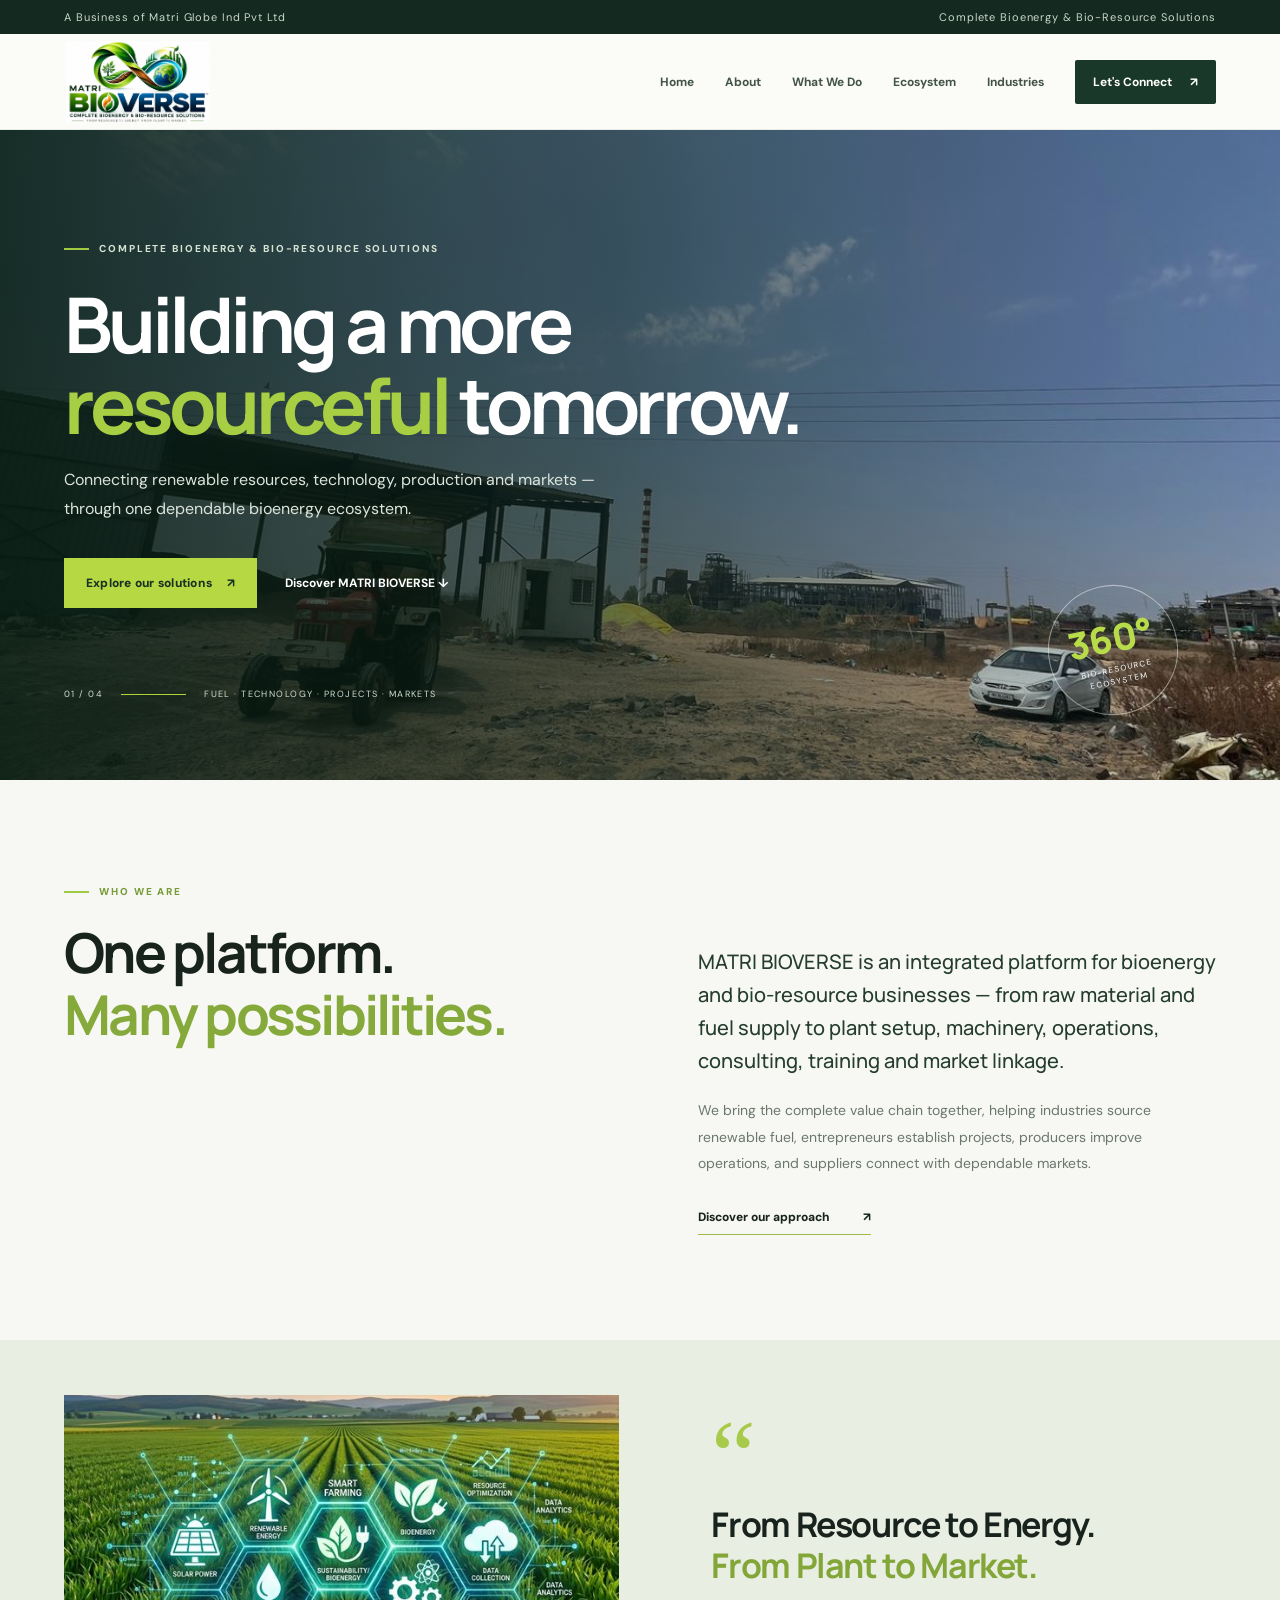
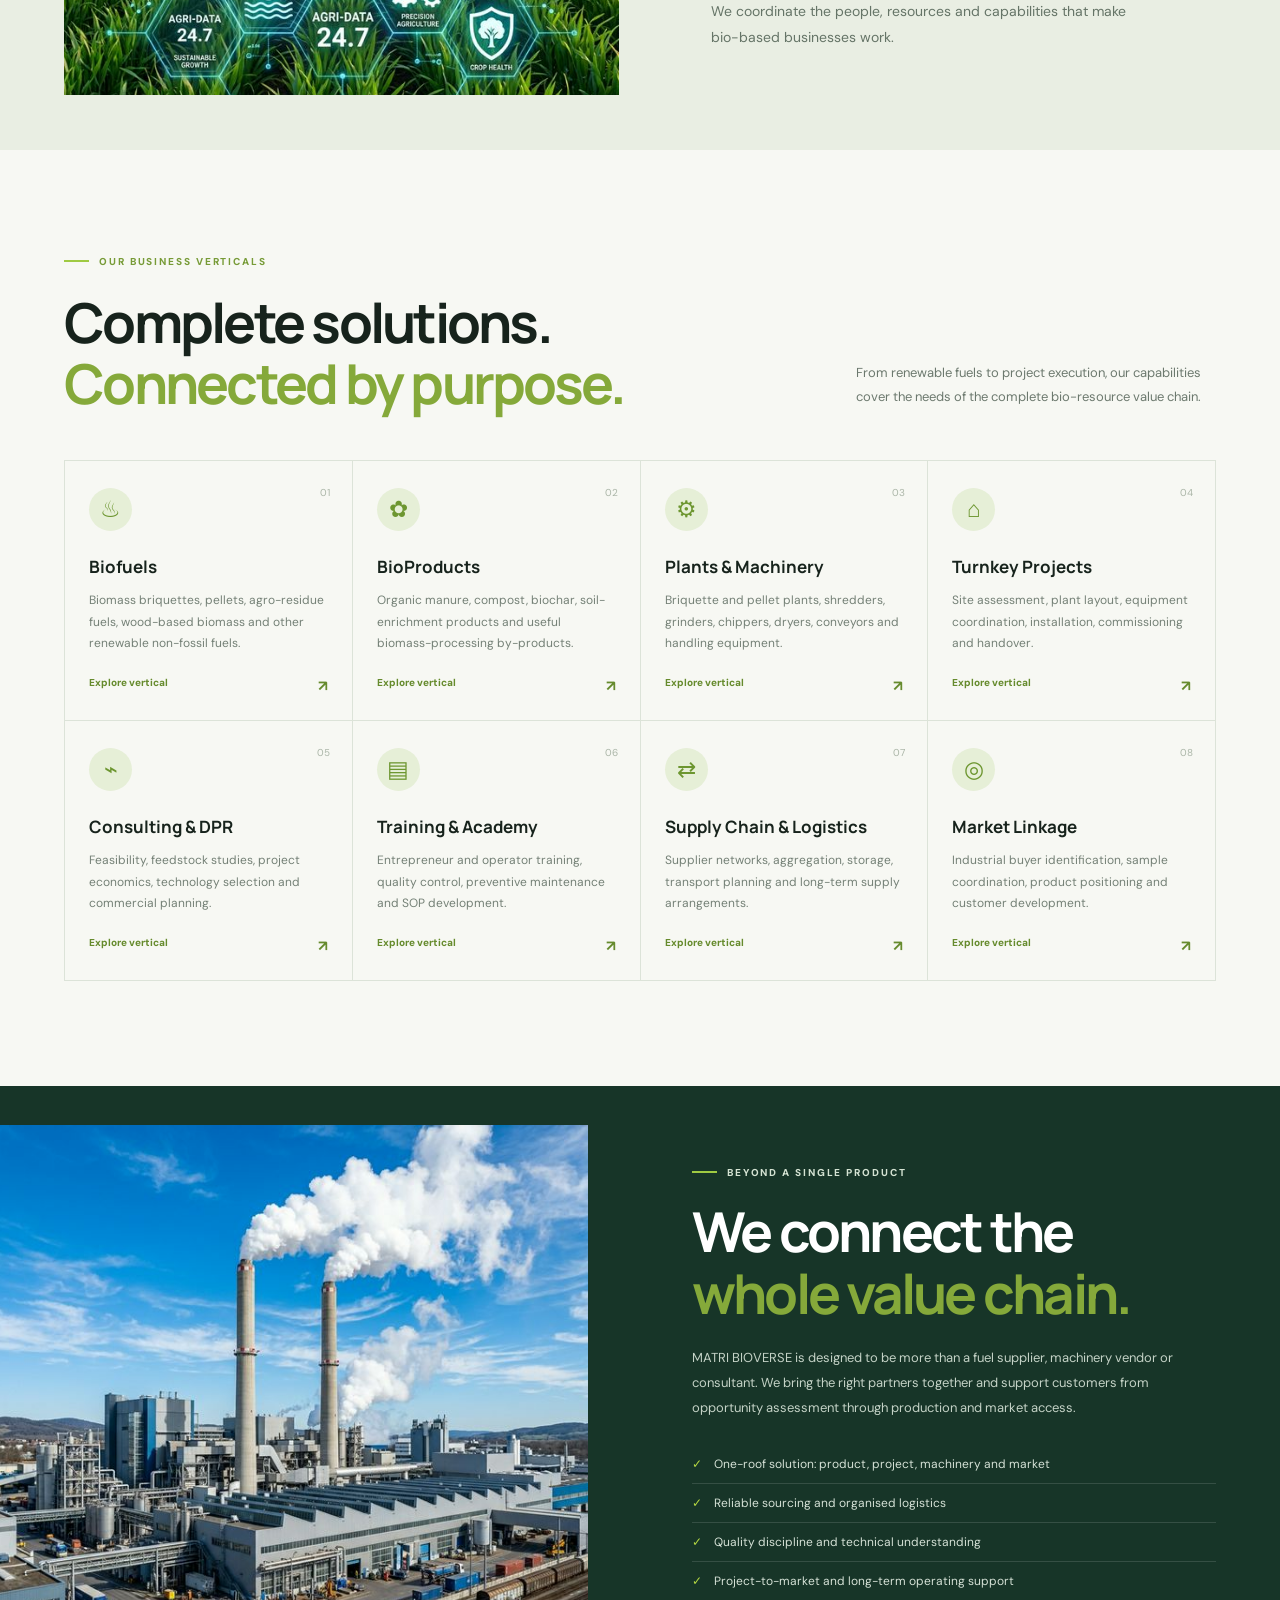
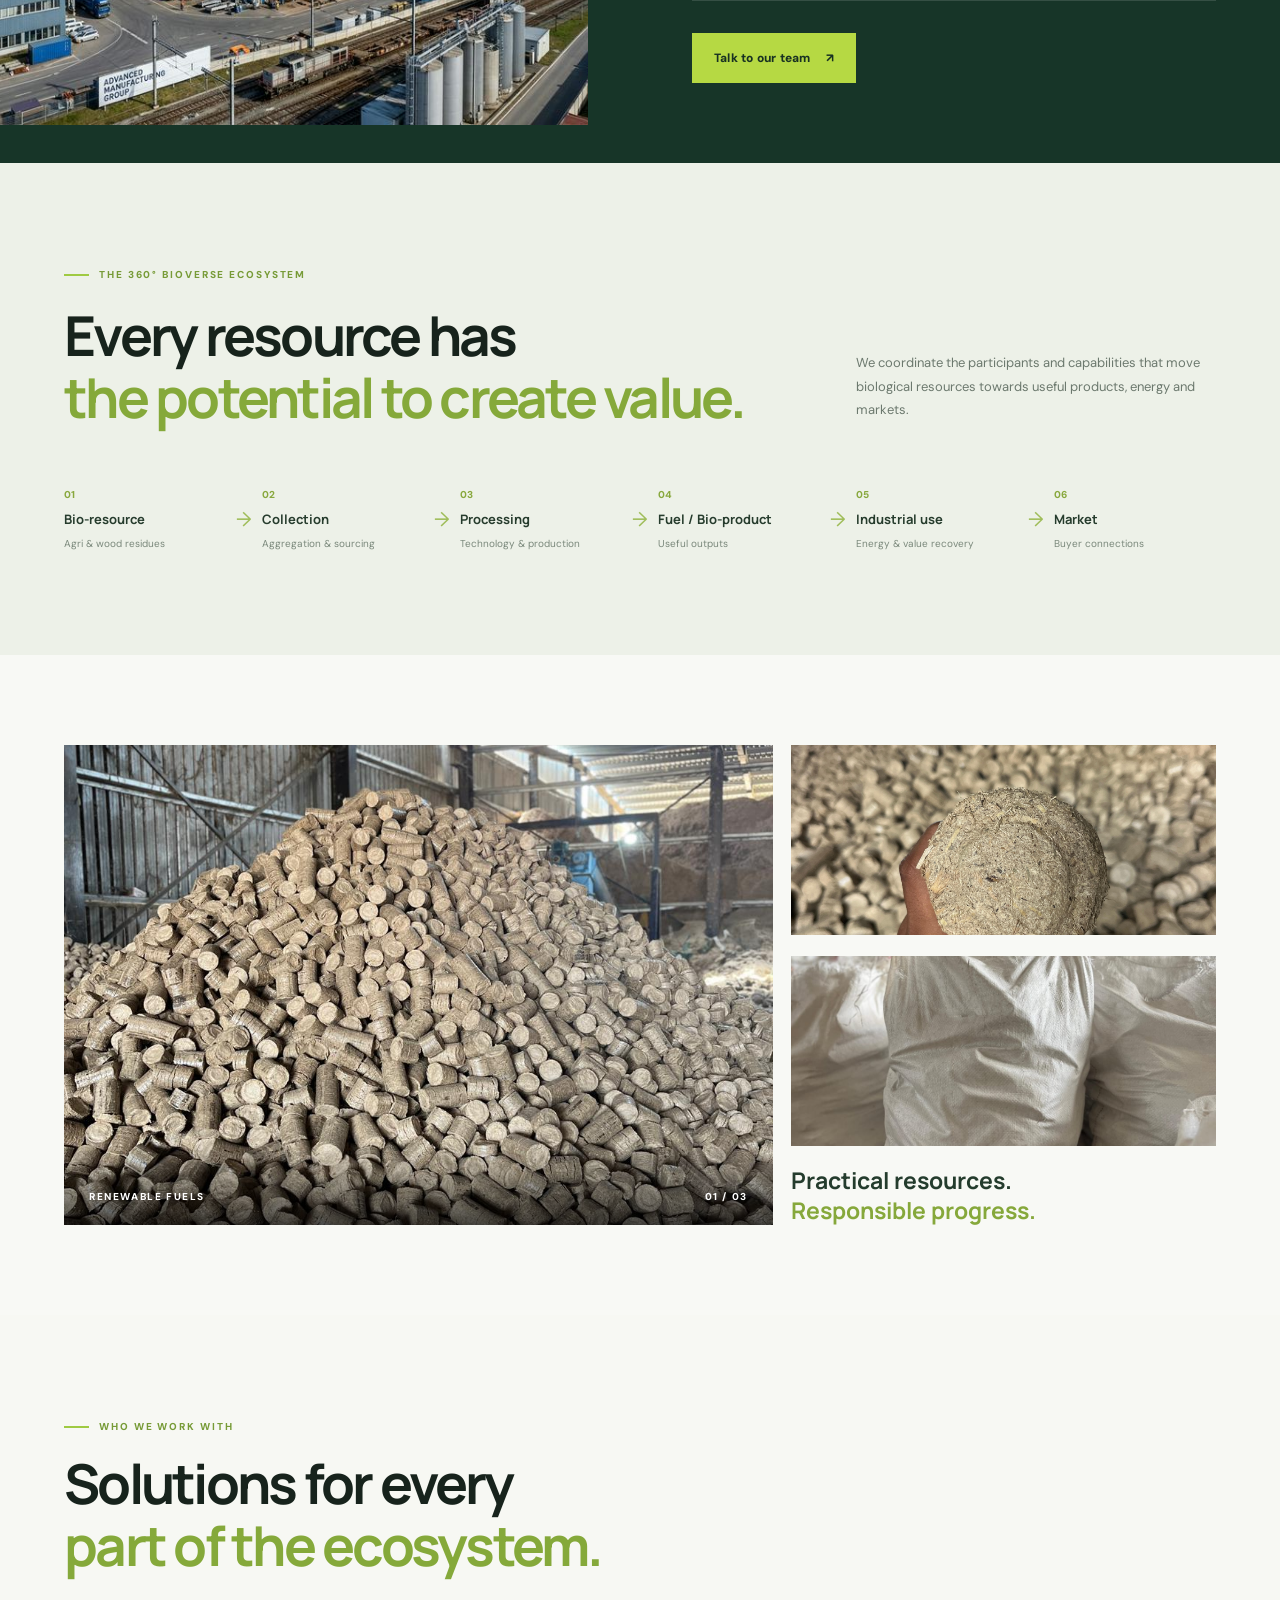
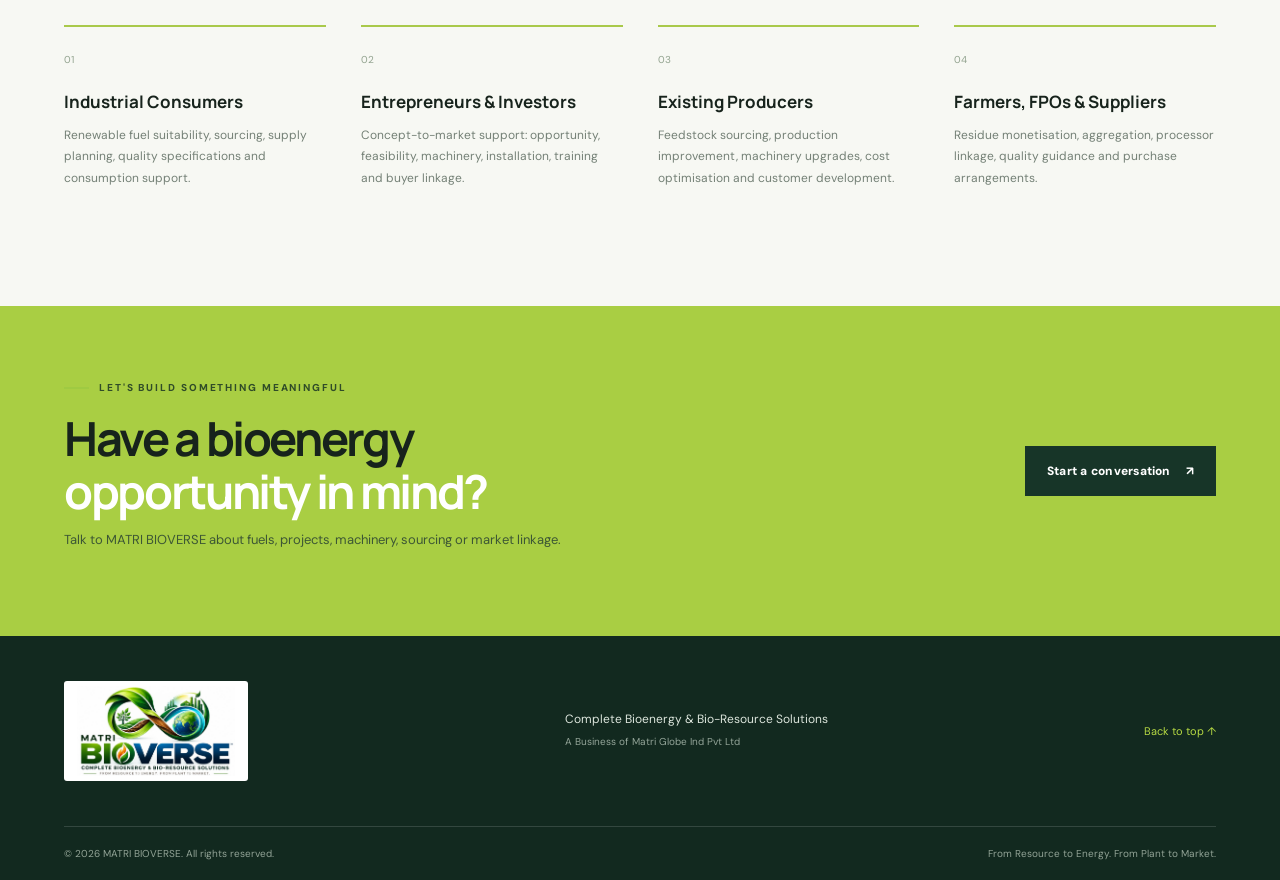
<file: index.html>
<!DOCTYPE html>
<html lang="en">
<head>
<meta charset="UTF-8"><meta name="viewport" content="width=device-width, initial-scale=1.0">
<meta name="description" content="MATRI BIOVERSE — Complete Bioenergy & Bio-Resource Solutions. Renewable fuels, bio-products, machinery, turnkey projects and market linkage.">
<title>MATRI BIOVERSE | Complete Bioenergy & Bio-Resource Solutions</title>
<link rel="preconnect" href="https://fonts.googleapis.com"><link rel="preconnect" href="https://fonts.gstatic.com" crossorigin>
<link href="https://fonts.googleapis.com/css2?family=DM+Sans:wght@400;500;600;700&family=Manrope:wght@400;500;600;700;800&display=swap" rel="stylesheet">
<link rel="stylesheet" href="style.css">
</head>
<body>
<div class="topline"><div class="wrap top-inner"><span>A Business of Matri Globe Ind Pvt Ltd</span><span>Complete Bioenergy & Bio-Resource Solutions</span></div></div>
<header class="header" id="top">
  <div class="wrap nav-wrap">
    <a class="brand" href="#top" aria-label="Matri BioVerse home"><img class="brand-logo" src="assets/matri-bioverse-logo.jpg" alt="MATRI BIOVERSE — Complete Bioenergy and Bio-Resource Solutions"></a>
    <button class="menu-toggle" aria-label="Open navigation" aria-expanded="false">☰</button>
    <nav class="nav"><a href="#top">Home</a><a href="#about">About</a><a href="#verticals">What We Do</a><a href="#ecosystem">Ecosystem</a><a href="#industries">Industries</a><a href="contact.html" class="nav-cta">Let's Connect <span>↗</span></a></nav>
  </div>
</header>
<main>
<section class="hero">
  <div class="hero-image"></div><div class="hero-shade"></div><div class="wrap hero-content">
    <div class="eyebrow light"><i></i> COMPLETE BIOENERGY & BIO-RESOURCE SOLUTIONS</div>
    <h1>Building a more<br><em>resourceful</em> tomorrow.</h1>
    <p>Connecting renewable resources, technology, production and markets — through one dependable bioenergy ecosystem.</p>
    <div class="hero-actions"><a class="btn btn-lime" href="#verticals">Explore our solutions <span>↗</span></a><a class="text-link light-link" href="#about">Discover MATRI BIOVERSE <span>↓</span></a></div>
    <div class="hero-foot"><span>01 / 04</span><span class="hero-line"></span><span>FUEL · TECHNOLOGY · PROJECTS · MARKETS</span></div>
  </div>
  <div class="hero-stamp"><span>360°</span><small>BIO-RESOURCE<br>ECOSYSTEM</small></div>
</section>
<section class="intro section" id="about"><div class="wrap intro-grid">
  <div class="intro-left reveal"><div class="eyebrow"><i></i> WHO WE ARE</div><h2>One platform.<br><em>Many possibilities.</em></h2></div>
  <div class="intro-copy reveal"><p class="lead">MATRI BIOVERSE is an integrated platform for bioenergy and bio-resource businesses — from raw material and fuel supply to plant setup, machinery, operations, consulting, training and market linkage.</p><p>We bring the complete value chain together, helping industries source renewable fuel, entrepreneurs establish projects, producers improve operations, and suppliers connect with dependable markets.</p><a class="arrow-link" href="#ecosystem">Discover our approach <span>↗</span></a></div>
</div></section>
<section class="image-band"><div class="wrap image-band-inner"><div class="image-band-photo reveal"><img src="assets/field.png" alt="Green agricultural field representing renewable resources"></div><div class="image-band-text reveal"><span class="big-quote">“</span><h3>From Resource to Energy.<br><em>From Plant to Market.</em></h3><p>We coordinate the people, resources and capabilities that make bio-based businesses work.</p></div></div></section>
<section class="section verticals" id="verticals"><div class="wrap"><div class="section-head reveal"><div><div class="eyebrow"><i></i> OUR BUSINESS VERTICALS</div><h2>Complete solutions.<br><em>Connected by purpose.</em></h2></div><p>From renewable fuels to project execution, our capabilities cover the needs of the complete bio-resource value chain.</p></div>
<div class="vertical-grid">
  <article class="v-card reveal"><span class="v-num">01</span><div class="v-icon">♨</div><h3>Biofuels</h3><p>Biomass briquettes, pellets, agro-residue fuels, wood-based biomass and other renewable non-fossil fuels.</p><a href="contact.html">Explore vertical <b>↗</b></a></article>
  <article class="v-card reveal"><span class="v-num">02</span><div class="v-icon">✿</div><h3>BioProducts</h3><p>Organic manure, compost, biochar, soil-enrichment products and useful biomass-processing by-products.</p><a href="contact.html">Explore vertical <b>↗</b></a></article>
  <article class="v-card reveal"><span class="v-num">03</span><div class="v-icon">⚙</div><h3>Plants & Machinery</h3><p>Briquette and pellet plants, shredders, grinders, chippers, dryers, conveyors and handling equipment.</p><a href="contact.html">Explore vertical <b>↗</b></a></article>
  <article class="v-card reveal"><span class="v-num">04</span><div class="v-icon">⌂</div><h3>Turnkey Projects</h3><p>Site assessment, plant layout, equipment coordination, installation, commissioning and handover.</p><a href="contact.html">Explore vertical <b>↗</b></a></article>
  <article class="v-card reveal"><span class="v-num">05</span><div class="v-icon">⌁</div><h3>Consulting & DPR</h3><p>Feasibility, feedstock studies, project economics, technology selection and commercial planning.</p><a href="contact.html">Explore vertical <b>↗</b></a></article>
  <article class="v-card reveal"><span class="v-num">06</span><div class="v-icon">▤</div><h3>Training & Academy</h3><p>Entrepreneur and operator training, quality control, preventive maintenance and SOP development.</p><a href="contact.html">Explore vertical <b>↗</b></a></article>
  <article class="v-card reveal"><span class="v-num">07</span><div class="v-icon">⇄</div><h3>Supply Chain & Logistics</h3><p>Supplier networks, aggregation, storage, transport planning and long-term supply arrangements.</p><a href="contact.html">Explore vertical <b>↗</b></a></article>
  <article class="v-card reveal"><span class="v-num">08</span><div class="v-icon">◎</div><h3>Market Linkage</h3><p>Industrial buyer identification, sample coordination, product positioning and customer development.</p><a href="contact.html">Explore vertical <b>↗</b></a></article>
</div></div></section>
<section class="feature section"><div class="wrap feature-grid"><div class="feature-photo reveal"><img src="assets/factory.png" alt="Industrial facility"></div><div class="feature-copy reveal"><div class="eyebrow light"><i></i> BEYOND A SINGLE PRODUCT</div><h2>We connect the<br><em>whole value chain.</em></h2><p>MATRI BIOVERSE is designed to be more than a fuel supplier, machinery vendor or consultant. We bring the right partners together and support customers from opportunity assessment through production and market access.</p><ul class="check-list"><li>One-roof solution: product, project, machinery and market</li><li>Reliable sourcing and organised logistics</li><li>Quality discipline and technical understanding</li><li>Project-to-market and long-term operating support</li></ul><a class="btn btn-lime" href="contact.html">Talk to our team <span>↗</span></a></div></div></section>
<section class="section ecosystem" id="ecosystem"><div class="wrap"><div class="section-head reveal"><div><div class="eyebrow"><i></i> THE 360° BIOVERSE ECOSYSTEM</div><h2>Every resource has<br><em>the potential to create value.</em></h2></div><p>We coordinate the participants and capabilities that move biological resources towards useful products, energy and markets.</p></div>
<div class="process reveal"><div class="process-step"><span>01</span><b>Bio-resource</b><small>Agri & wood residues</small></div><i>→</i><div class="process-step"><span>02</span><b>Collection</b><small>Aggregation & sourcing</small></div><i>→</i><div class="process-step"><span>03</span><b>Processing</b><small>Technology & production</small></div><i>→</i><div class="process-step"><span>04</span><b>Fuel / Bio-product</b><small>Useful outputs</small></div><i>→</i><div class="process-step"><span>05</span><b>Industrial use</b><small>Energy & value recovery</small></div><i>→</i><div class="process-step"><span>06</span><b>Market</b><small>Buyer connections</small></div></div>
</div></section>
<section class="photo-showcase"><div class="wrap showcase-grid"><div class="showcase-main reveal"><img src="assets/briquettes.jpg" alt="Biomass briquettes in a production facility"><div class="photo-caption">RENEWABLE FUELS <span>01 / 03</span></div></div><div class="showcase-side"><div class="showcase-small reveal"><img src="assets/briquette-detail.jpg" alt="Biomass briquette product detail"></div><div class="showcase-small reveal"><img src="assets/packed-products.jpg" alt="Packed biomass products"></div><p class="showcase-note">Practical resources.<br><em>Responsible progress.</em></p></div></div></section>
<section class="section industries" id="industries"><div class="wrap"><div class="eyebrow"><i></i> WHO WE WORK WITH</div><h2>Solutions for every<br><em>part of the ecosystem.</em></h2><div class="industry-grid">
<div class="industry reveal"><span>01</span><h3>Industrial Consumers</h3><p>Renewable fuel suitability, sourcing, supply planning, quality specifications and consumption support.</p></div>
<div class="industry reveal"><span>02</span><h3>Entrepreneurs & Investors</h3><p>Concept-to-market support: opportunity, feasibility, machinery, installation, training and buyer linkage.</p></div>
<div class="industry reveal"><span>03</span><h3>Existing Producers</h3><p>Feedstock sourcing, production improvement, machinery upgrades, cost optimisation and customer development.</p></div>
<div class="industry reveal"><span>04</span><h3>Farmers, FPOs & Suppliers</h3><p>Residue monetisation, aggregation, processor linkage, quality guidance and purchase arrangements.</p></div>
</div></div></section>
<section class="cta-section" id="contact"><div class="wrap cta-inner reveal"><div><div class="eyebrow light"><i></i> LET'S BUILD SOMETHING MEANINGFUL</div><h2>Have a bioenergy<br><em>opportunity in mind?</em></h2><p>Talk to MATRI BIOVERSE about fuels, projects, machinery, sourcing or market linkage.</p></div><a class="btn btn-dark" href="#about">Start a conversation <span>↗</span></a></div></section>
</main>
<footer class="footer"><div class="wrap footer-top"><a class="brand brand-footer" href="#top"><img class="brand-logo" src="assets/matri-bioverse-logo.jpg" alt="MATRI BIOVERSE logo"></a><p>Complete Bioenergy & Bio-Resource Solutions<br><small>A Business of Matri Globe Ind Pvt Ltd</small></p><a class="back-top" href="#top">Back to top ↑</a></div><div class="wrap footer-bottom"><span>© <span id="year"></span> MATRI BIOVERSE. All rights reserved.</span><span>From Resource to Energy. From Plant to Market.</span></div></footer>
<script src="script.js"></script>
</body></html>
</file>
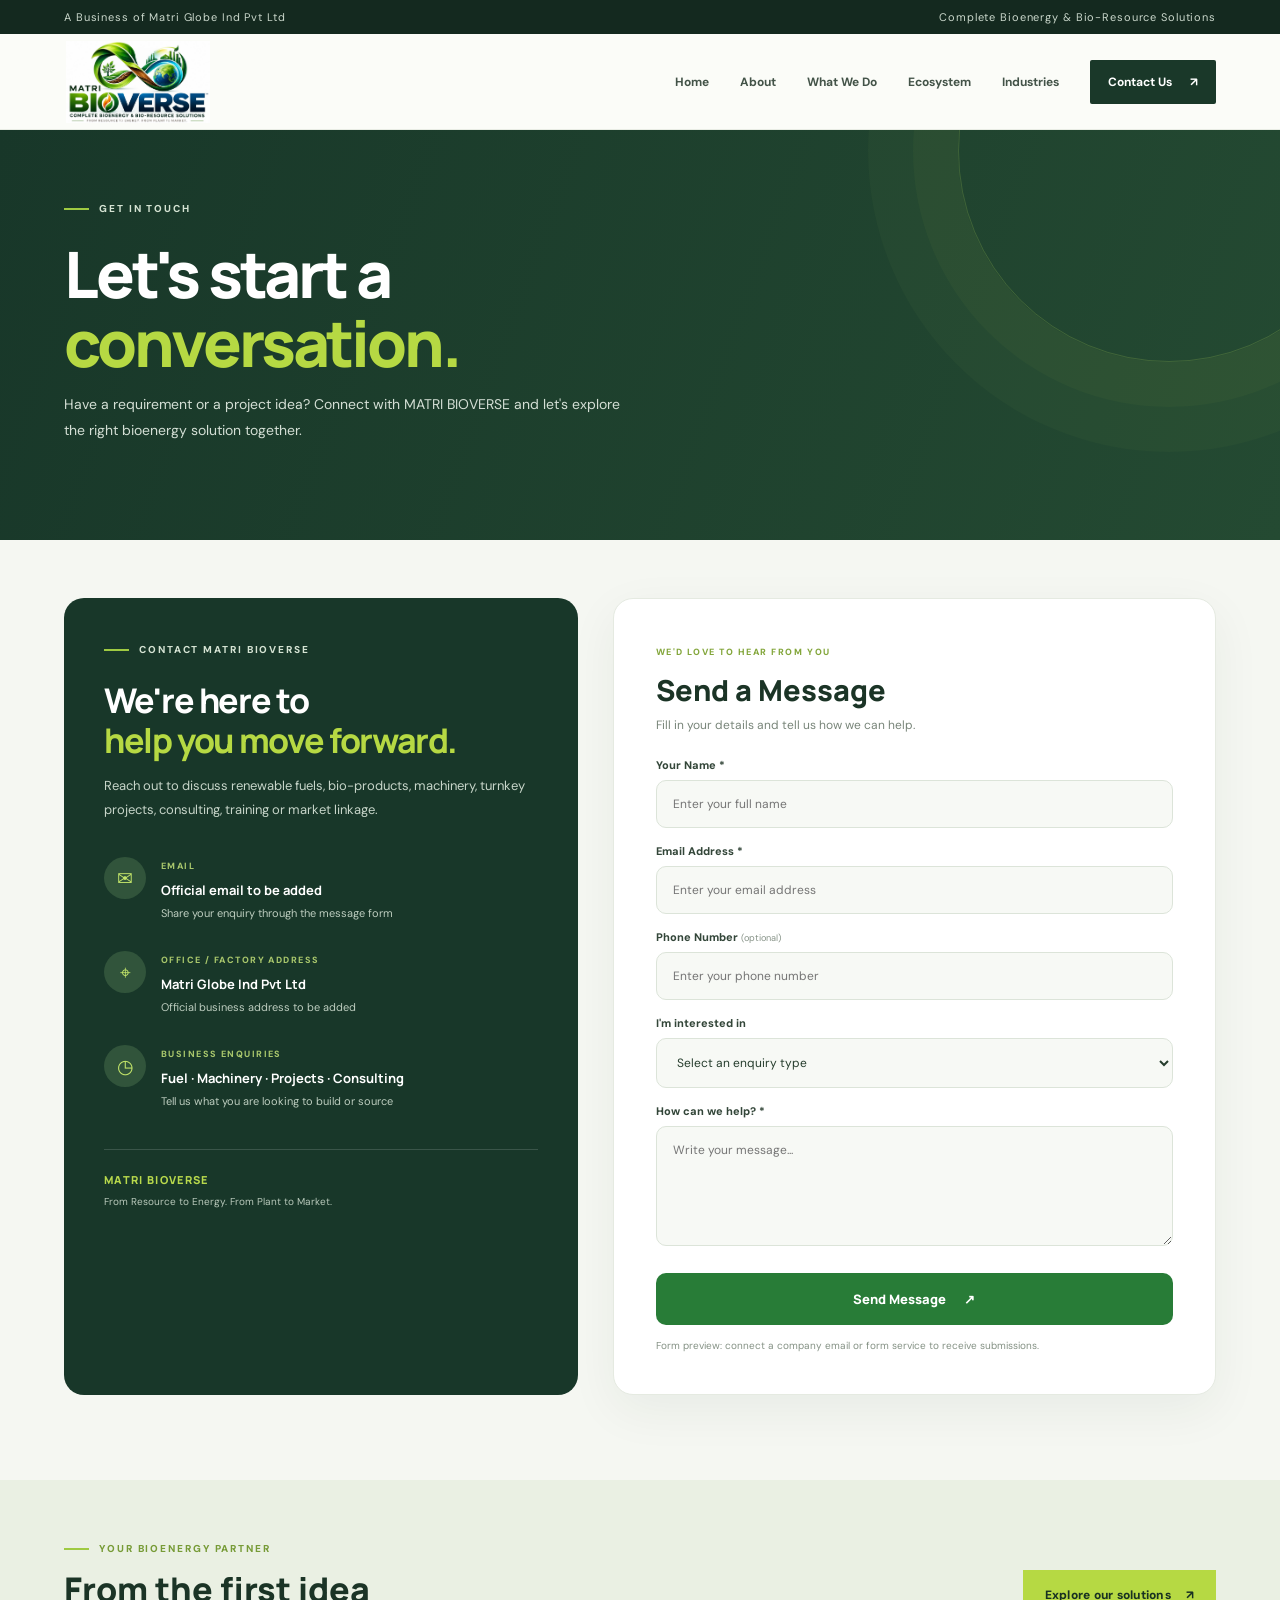
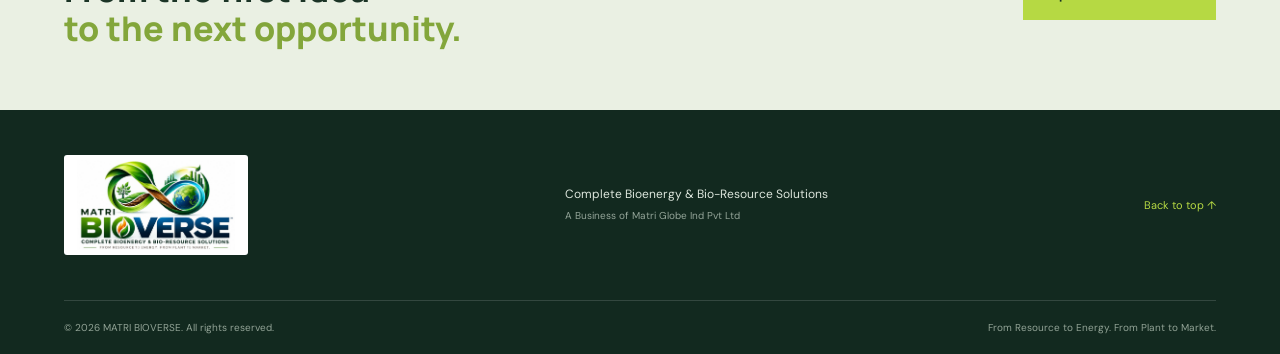
<file: contact.html>
<!doctype html>
<html lang="en"><head><meta charset="utf-8"><meta name="viewport" content="width=device-width,initial-scale=1">
<title>Contact Us | MATRI BIOVERSE</title>
<link rel="preconnect" href="https://fonts.googleapis.com"><link rel="preconnect" href="https://fonts.gstatic.com" crossorigin>
<link href="https://fonts.googleapis.com/css2?family=DM+Sans:wght@400;500;600;700&family=Manrope:wght@400;500;600;700;800&display=swap" rel="stylesheet">
<link rel="stylesheet" href="style.css"><link rel="stylesheet" href="contact.css"></head>
<body class="contact-page">
<div class="topline"><div class="wrap top-inner"><span>A Business of Matri Globe Ind Pvt Ltd</span><span>Complete Bioenergy &amp; Bio-Resource Solutions</span></div></div>
<header class="header"><div class="wrap nav-wrap"><a class="brand" href="index.html"><img class="brand-logo" src="assets/matri-bioverse-logo.jpg" alt="MATRI BIOVERSE logo"></a>
<button class="menu-toggle" aria-label="Open navigation" aria-expanded="false">☰</button>
<nav class="nav"><a href="index.html">Home</a><a href="index.html#about">About</a><a href="index.html#verticals">What We Do</a><a href="index.html#ecosystem">Ecosystem</a><a href="index.html#industries">Industries</a><a href="contact.html" class="nav-cta">Contact Us <span>↗</span></a></nav></div></header>
<main>
<section class="contact-hero"><div class="wrap"><div class="eyebrow light"><i></i> GET IN TOUCH</div><h1>Let's start a<br><em>conversation.</em></h1><p>Have a requirement or a project idea? Connect with MATRI BIOVERSE and let's explore the right bioenergy solution together.</p></div></section>
<section class="contact-main"><div class="wrap contact-layout">
<div class="contact-info"><div class="eyebrow light"><i></i> CONTACT MATRI BIOVERSE</div><h2>We're here to<br><em>help you move forward.</em></h2><p class="contact-intro">Reach out to discuss renewable fuels, bio-products, machinery, turnkey projects, consulting, training or market linkage.</p>
<div class="contact-detail"><span class="detail-icon">✉</span><div><small>EMAIL</small><b>Official email to be added</b><p>Share your enquiry through the message form</p></div></div>
<div class="contact-detail"><span class="detail-icon">⌖</span><div><small>OFFICE / FACTORY ADDRESS</small><b>Matri Globe Ind Pvt Ltd</b><p>Official business address to be added</p></div></div>
<div class="contact-detail"><span class="detail-icon">◷</span><div><small>BUSINESS ENQUIRIES</small><b>Fuel · Machinery · Projects · Consulting</b><p>Tell us what you are looking to build or source</p></div></div>
<div class="contact-note">MATRI BIOVERSE <span>From Resource to Energy. From Plant to Market.</span></div></div>
<div class="contact-form-card"><span class="form-kicker">WE'D LOVE TO HEAR FROM YOU</span><h2>Send a Message</h2><p class="form-sub">Fill in your details and tell us how we can help.</p>
<form id="contactForm"><label for="name">Your Name *</label><input id="name" name="name" required placeholder="Enter your full name">
<label for="email">Email Address *</label><input id="email" name="email" type="email" required placeholder="Enter your email address">
<label for="phone">Phone Number <small>(optional)</small></label><input id="phone" name="phone" type="tel" placeholder="Enter your phone number">
<label for="interest">I'm interested in</label><select id="interest" name="interest"><option value="">Select an enquiry type</option><option>Biomass Briquettes &amp; Pellets</option><option>Bio-products &amp; Organic Solutions</option><option>Plants &amp; Machinery</option><option>Turnkey Projects</option><option>Consulting &amp; DPR</option><option>Training &amp; Academy</option><option>Supply Chain &amp; Market Linkage</option><option>Other Enquiry</option></select>
<label for="message">How can we help? *</label><textarea id="message" name="message" rows="5" required placeholder="Write your message..."></textarea>
<button class="send-btn" type="submit">Send Message <span>↗</span></button><p id="formStatus" class="form-status" role="status">Form preview: connect a company email or form service to receive submissions.</p></form></div></div></section>
<section class="contact-bottom"><div class="wrap"><div><span class="eyebrow"><i></i> YOUR BIOENERGY PARTNER</span><h2>From the first idea<br><em>to the next opportunity.</em></h2></div><a href="index.html#verticals" class="btn btn-lime">Explore our solutions <span>↗</span></a></div></section>
</main>
<footer class="footer"><div class="wrap footer-top"><a class="brand brand-footer" href="index.html"><img class="brand-logo" src="assets/matri-bioverse-logo.jpg" alt="MATRI BIOVERSE logo"></a><p>Complete Bioenergy &amp; Bio-Resource Solutions<br><small>A Business of Matri Globe Ind Pvt Ltd</small></p><a class="back-top" href="#">Back to top ↑</a></div><div class="wrap footer-bottom"><span>© <span id="year"></span> MATRI BIOVERSE. All rights reserved.</span><span>From Resource to Energy. From Plant to Market.</span></div></footer>
<script src="script.js"></script><script src="contact.js"></script></body></html>
</file>
<file: style.css>
*{box-sizing:border-box}html{scroll-behavior:smooth}body{margin:0;font-family:"DM Sans",sans-serif;color:#17231c;background:#f7f8f3}img{display:block;width:100%;height:100%;object-fit:cover}a{text-decoration:none;color:inherit}.wrap{width:min(1160px,90%);margin:auto}.topline{background:#14291f;color:#cbd8cc;font-size:11px;letter-spacing:.08em}.top-inner{height:34px;display:flex;align-items:center;justify-content:space-between}.header{height:84px;background:#fbfcf8;position:sticky;top:0;z-index:20;border-bottom:1px solid #e8ece4}.nav-wrap{height:100%;display:flex;align-items:center;justify-content:space-between}.brand{display:flex;align-items:center;gap:11px}.brand-mark{width:42px;height:42px;border-radius:50%;background:#b5d943;color:#183122;display:grid;place-items:center;font:800 23px Manrope;position:relative}.brand-mark span{font-size:12px;position:absolute;right:5px;top:3px}.brand-name{font:800 16px Manrope;letter-spacing:.04em;color:#173126}.brand-name b{color:#78a52a}.brand-name small{display:block;font:600 8px "DM Sans";letter-spacing:.18em;margin-top:3px;color:#829184}.nav{display:flex;align-items:center;gap:31px;font-size:12px;font-weight:700;color:#435348}.nav a{transition:color .25s}.nav a:hover{color:#80a82f}.nav-cta{background:#1a3829;color:#fff!important;padding:14px 18px;border-radius:2px}.nav-cta span,.btn span{margin-left:15px}.menu-toggle{display:none;background:none;border:0;font-size:25px;color:#1a3829}.hero{height:650px;position:relative;color:white;overflow:hidden;background:#183426}.hero-image{position:absolute;inset:0;background:url("assets/facility.jpg") center 48%/cover;transform:scale(1.04);animation:heroZoom 13s ease-in-out infinite alternate}.hero-shade{position:absolute;inset:0;background:linear-gradient(90deg,rgba(9,30,20,.91),rgba(9,30,20,.63) 48%,rgba(9,30,20,.12))}.hero-content{position:relative;padding-top:112px;z-index:1}.eyebrow{display:flex;align-items:center;gap:10px;color:#779b37;font-size:10px;font-weight:800;letter-spacing:.19em}.eyebrow i{width:25px;height:2px;background:#9fca42;display:inline-block}.eyebrow.light{color:#d5e3d3}.hero h1{font:700 clamp(48px,6vw,78px)/1.06 Manrope;margin:28px 0 20px;letter-spacing:-.055em}.hero h1 em,h2 em,h3 em{font-style:normal;color:#a8cf43}.hero-content>p{font-size:16px;line-height:1.8;color:#dce5dc;max-width:550px}.hero-actions{display:flex;align-items:center;gap:28px;margin-top:35px}.btn{display:inline-flex;align-items:center;padding:17px 22px;font-size:12px;font-weight:800;letter-spacing:.02em;transition:transform .25s,background .25s}.btn:hover{transform:translateY(-4px)}.btn-lime{background:#b6d943;color:#183122}.text-link{font-size:12px;font-weight:700}.light-link{color:white}.hero-foot{display:flex;align-items:center;gap:18px;margin-top:80px;color:#d1ddcf;font-size:9px;letter-spacing:.16em}.hero-line{height:1px;width:65px;background:#b2d33c}.hero-stamp{position:absolute;right:8%;bottom:65px;width:130px;height:130px;border:1px solid rgba(255,255,255,.45);border-radius:50%;display:flex;flex-direction:column;align-items:center;justify-content:center;transform:rotate(-12deg)}.hero-stamp span{font:800 37px Manrope;color:#b8db4a}.hero-stamp small{text-align:center;font-size:8px;line-height:1.5;letter-spacing:.15em}.section{padding:105px 0}.intro-grid{display:grid;grid-template-columns:1fr 1fr;gap:10%;align-items:start}.intro h2,.section h2,.feature h2,.cta-section h2{font:700 clamp(36px,4.3vw,55px)/1.12 Manrope;letter-spacing:-.05em;margin:24px 0}.intro h2 em,.section h2 em,.industries h2 em{color:#85a93a}.intro-copy{padding-top:40px}.lead{font:500 20px/1.65 Manrope;color:#253d2d}.intro-copy p:not(.lead){font-size:14px;line-height:1.9;color:#6b776e}.arrow-link{display:inline-block;margin-top:18px;font-size:12px;font-weight:800;border-bottom:1px solid #9dbd4b;padding-bottom:9px}.arrow-link span{margin-left:30px}.image-band{background:#e9eee3;padding:55px 0}.image-band-inner{display:grid;grid-template-columns:1.1fr 1fr;gap:8%;align-items:center}.image-band-photo{height:300px;overflow:hidden}.image-band-photo img{transition:transform .8s}.image-band-photo:hover img{transform:scale(1.06)}.image-band-text{position:relative}.big-quote{font:100px Georgia;color:#a8ca4a;line-height:.6}.image-band-text h3{font:700 34px/1.2 Manrope;letter-spacing:-.04em;margin:10px 0}.image-band-text h3 em{color:#83a638}.image-band-text p{color:#657467;font-size:14px;line-height:1.8;max-width:420px}.section-head{display:flex;justify-content:space-between;align-items:end;gap:40px;margin-bottom:45px}.section-head h2{margin-bottom:0}.section-head>p{max-width:360px;color:#6c796e;font-size:13px;line-height:1.8;margin:0 0 7px}.verticals{background:#f7f8f3}.vertical-grid{display:grid;grid-template-columns:repeat(4,1fr);border-top:1px solid #dce3d8;border-left:1px solid #dce3d8}.v-card{min-height:260px;padding:27px 24px 22px;border-right:1px solid #dce3d8;border-bottom:1px solid #dce3d8;position:relative;transition:background .3s,transform .3s}.v-card:hover{background:#eef3e6;transform:translateY(-5px)}.v-num{position:absolute;right:22px;top:25px;color:#aab5a7;font-size:10px}.v-icon{width:43px;height:43px;border-radius:50%;background:#e6efd7;color:#6d9630;display:grid;place-items:center;font-size:23px;margin-bottom:24px}.v-card h3{font:700 17px Manrope;margin:0 0 12px}.v-card p{font-size:12px;line-height:1.8;color:#748076;min-height:66px}.v-card a{display:block;font-size:10px;font-weight:800;color:#668b2d;margin-top:20px}.v-card a b{float:right;font-size:15px}.feature{background:#173528;color:#fff;padding:0}.feature-grid{display:grid;grid-template-columns:1fr 1fr;gap:9%;align-items:center}.feature-photo{height:600px;margin-left:calc((100vw - min(1160px,90vw))/ -2);overflow:hidden}.feature-photo img{transition:transform 1s}.feature-photo:hover img{transform:scale(1.04)}.feature-copy{padding:80px 0}.feature h2{margin:22px 0}.feature-copy>p{font-size:13px;line-height:1.9;color:#c4d2c6}.check-list{padding:0;list-style:none;margin:25px 0 32px}.check-list li{font-size:12px;color:#d5e1d6;padding:11px 0;border-bottom:1px solid rgba(255,255,255,.13)}.check-list li:before{content:"✓";color:#b6d943;margin-right:12px}.ecosystem{background:#edf1e8}.process{display:flex;align-items:center;justify-content:space-between;gap:10px;margin-top:60px}.process-step{flex:1;min-width:0;display:flex;flex-direction:column;gap:9px}.process-step span{font-size:10px;color:#88a83d;font-weight:800}.process-step b{font:700 13px Manrope;color:#263c2d}.process-step small{font-size:10px;color:#7a887b}.process>i{font-style:normal;color:#9fbd59;font-size:20px}.photo-showcase{padding:90px 0;background:#f8f9f5}.showcase-grid{display:grid;grid-template-columns:1.25fr .75fr;gap:18px}.showcase-main{height:480px;position:relative;overflow:hidden}.showcase-main img,.showcase-small img{transition:transform .8s}.showcase-main:hover img,.showcase-small:hover img{transform:scale(1.05)}.photo-caption{position:absolute;bottom:0;left:0;right:0;background:linear-gradient(transparent,rgba(0,0,0,.7));padding:45px 25px 22px;color:#fff;font-size:10px;font-weight:800;letter-spacing:.16em}.photo-caption span{float:right}.showcase-side{display:grid;grid-template-rows:1fr 1fr auto;gap:16px}.showcase-small{height:190px;overflow:hidden}.showcase-note{font:700 23px/1.3 Manrope;margin:0;color:#243c2d}.showcase-note em{color:#86a83b;font-style:normal}.industries h2{margin:20px 0 48px}.industry-grid{display:grid;grid-template-columns:repeat(4,1fr);gap:35px}.industry{border-top:2px solid #a9c94a;padding-top:20px}.industry span{font-size:10px;color:#91a28e}.industry h3{font:700 17px Manrope;margin:22px 0 12px}.industry p{font-size:12px;line-height:1.8;color:#748076}.cta-section{background:#a9ce43;padding:75px 0}.cta-inner{display:flex;justify-content:space-between;align-items:center;gap:35px}.cta-section .eyebrow{color:#304c28}.cta-section h2{font-size:47px;margin:18px 0 10px}.cta-section h2 em{color:#fff}.cta-section p{font-size:13px;color:#3d5735}.btn-dark{background:#173528;color:#fff;white-space:nowrap}.footer{background:#12291f;color:#dce5dc}.footer-top{display:flex;align-items:center;justify-content:space-between;padding:45px 0;border-bottom:1px solid rgba(255,255,255,.14)}.brand-footer .brand-mark{background:#b6d943}.brand-footer .brand-name{color:#fff}.brand-footer .brand-name b{color:#b6d943}.brand-footer .brand-name small{color:#9bad9e}.footer-top>p{font-size:12px;line-height:1.8;color:#dce5dc}.footer-top>p small{color:#94a599}.back-top{font-size:11px;color:#b6d943}.footer-bottom{display:flex;justify-content:space-between;padding:20px 0;font-size:10px;color:#92a396}.reveal{opacity:0;transform:translateY(28px);transition:opacity .75s ease,transform .75s ease}.reveal.visible{opacity:1;transform:translateY(0)}@keyframes heroZoom{from{transform:scale(1.04)}to{transform:scale(1.13)}}@media(max-width:900px){.nav{gap:15px}.nav a{font-size:11px}.vertical-grid{grid-template-columns:repeat(2,1fr)}.process{flex-wrap:wrap}.process-step{flex:0 0 28%}.process>i{display:none}.industry-grid{grid-template-columns:repeat(2,1fr)}.feature-photo{margin-left:0;height:500px}.feature-grid{gap:5%}}@media(max-width:680px){.top-inner{justify-content:center}.top-inner span:last-child{display:none}.header{height:72px}.menu-toggle{display:block}.nav{display:none;position:absolute;top:72px;left:0;right:0;background:#fbfcf8;padding:20px 5%;flex-direction:column;align-items:stretch;gap:0;border-top:1px solid #e7ece4;box-shadow:0 12px 20px #14291f12}.nav.open{display:flex}.nav a{padding:13px 0}.nav .nav-cta{padding:14px;margin-top:8px;text-align:center}.hero{height:650px}.hero-content{padding-top:95px}.hero h1{font-size:48px}.hero-content>p{font-size:14px}.hero-actions{align-items:flex-start;flex-direction:column;gap:20px}.hero-foot{margin-top:55px;font-size:8px}.hero-stamp{width:95px;height:95px;right:5%;bottom:25px}.hero-stamp span{font-size:28px}.section{padding:75px 0}.intro-grid,.image-band-inner,.feature-grid,.showcase-grid{grid-template-columns:1fr;gap:28px}.intro-copy{padding-top:0}.image-band-photo{height:230px}.section-head{display:block}.section-head>p{margin-top:22px}.vertical-grid{grid-template-columns:1fr 1fr}.v-card{padding:20px 15px;min-height:270px}.v-card h3{font-size:15px}.v-card p{font-size:11px}.feature-photo{height:300px}.feature-copy{padding:5px 0 70px}.process{margin-top:35px;gap:25px}.process-step{flex:0 0 44%}.showcase-main{height:300px}.showcase-side{grid-template-columns:1fr 1fr;grid-template-rows:140px auto;gap:12px}.showcase-small{height:140px}.showcase-note{grid-column:1/-1;font-size:20px}.industry-grid{gap:24px;grid-template-columns:1fr 1fr}.industry h3{font-size:15px}.cta-inner{display:block}.cta-section h2{font-size:38px}.cta-inner .btn{margin-top:22px}.footer-top{align-items:flex-start;gap:20px;flex-wrap:wrap}.footer-top>p{order:3;width:100%}.footer-bottom{gap:12px;flex-direction:column}.hero-stamp{display:none}}@media(prefers-reduced-motion:reduce){html{scroll-behavior:auto}*,*:before,*:after{animation-duration:.01ms!important;transition-duration:.01ms!important}.reveal{opacity:1;transform:none}}
/* Official MATRI BIOVERSE brand artwork */
.brand-logo{display:block;width:148px;height:auto;max-height:82px;object-fit:contain}.header{height:96px}.nav-wrap{min-height:96px}.brand-footer{background:#fff;padding:5px 8px;border-radius:3px}.brand-footer .brand-logo{width:168px;max-height:90px}@media(max-width:680px){.header{height:78px}.nav-wrap{min-height:78px}.brand-logo{width:122px;max-height:68px}.nav{top:78px}}
</file>
<file: contact.css>
.contact-page{background:#f5f7f2}.contact-hero{padding:72px 0 82px;background:linear-gradient(110deg,#183729,#244a32);color:#fff;position:relative;overflow:hidden}.contact-hero:after{content:"";position:absolute;width:420px;height:420px;border:1px solid #b9da5b33;border-radius:50%;right:-100px;top:-190px;box-shadow:0 0 0 45px #b9da5b09,0 0 0 90px #b9da5b08}.contact-hero .wrap{position:relative;z-index:1}.contact-hero h1{font:800 clamp(42px,5vw,64px)/1.08 Manrope;letter-spacing:-.05em;margin:24px 0 15px}.contact-hero h1 em,.contact-info h2 em{font-style:normal;color:#b6d943}.contact-hero p{max-width:580px;color:#d4dfd5;font-size:14px;line-height:1.85}
.contact-main{padding:58px 0 85px;background:#f5f7f2}.contact-layout{display:grid;grid-template-columns:.92fr 1.08fr;gap:35px}.contact-info{background:#183729;color:#fff;border-radius:20px;padding:45px 40px;position:relative;overflow:hidden}.contact-info h2{font:750 34px/1.18 Manrope;letter-spacing:-.04em;margin:24px 0 14px}.contact-intro{font-size:13px;line-height:1.85;color:#c7d5c9;margin-bottom:35px}.contact-detail{display:flex;gap:15px;margin:25px 0}.detail-icon{width:42px;height:42px;flex:0 0 42px;border-radius:50%;display:grid;place-items:center;background:#31543b;color:#c4e66a;font-size:19px}.contact-detail small{display:block;color:#a9c76c;font-size:9px;font-weight:800;letter-spacing:.16em;margin:3px 0 7px}.contact-detail b{font:700 13px Manrope}.contact-detail p{font-size:11px;color:#bdcdbf;margin:6px 0}.contact-note{border-top:1px solid #ffffff26;padding-top:22px;margin-top:35px;font:800 11px Manrope;letter-spacing:.12em;color:#b8d94c}.contact-note span{display:block;color:#b9c9bb;font:400 10px 'DM Sans';margin-top:8px;letter-spacing:0}
.contact-form-card{background:#fff;border:1px solid #e5eae1;border-radius:20px;padding:40px 42px;box-shadow:0 15px 50px #1733220f}.form-kicker{font-size:9px;font-weight:800;letter-spacing:.17em;color:#83a63b}.contact-form-card h2{font:800 29px Manrope;margin:10px 0 7px;color:#1b3426}.form-sub{font-size:12px;color:#788579;margin:0 0 25px}.contact-form-card label{display:block;font-size:11px;font-weight:800;color:#334639;margin:16px 0 8px}.contact-form-card label small{font-weight:400;color:#879388}.contact-form-card input,.contact-form-card select,.contact-form-card textarea{width:100%;border:1px solid #dce4d9;background:#f7f9f5;border-radius:10px;padding:15px 16px;font:12px 'DM Sans';color:#263d2d;outline:none}.contact-form-card textarea{resize:vertical;min-height:120px}.contact-form-card input:focus,.contact-form-card select:focus,.contact-form-card textarea:focus{border-color:#92b94a;box-shadow:0 0 0 3px #92b94a1f}.send-btn{width:100%;border:0;border-radius:10px;background:#287c37;color:#fff;padding:17px;margin-top:22px;font:800 13px Manrope;cursor:pointer}.send-btn:hover{background:#1d632b}.send-btn span{margin-left:15px}.form-status{font-size:10px;line-height:1.6;color:#849184;margin:13px 0 0}
.contact-bottom{padding:62px 0;background:#eaf0e3}.contact-bottom>.wrap{display:flex;align-items:center;justify-content:space-between;gap:25px}.contact-bottom h2{font:800 34px/1.15 Manrope;margin:15px 0 0;color:#1b3426}.contact-bottom h2 em{font-style:normal;color:#83a63b}
@media(max-width:800px){.contact-layout{grid-template-columns:1fr}.contact-info{padding:35px 28px}.contact-form-card{padding:32px 28px}}@media(max-width:600px){.contact-hero{padding:55px 0 62px}.contact-main{padding:28px 0 55px}.contact-info{border-radius:15px;padding:30px 24px}.contact-info h2{font-size:29px}.contact-form-card{border-radius:15px;padding:28px 22px}.contact-bottom>.wrap{display:block}.contact-bottom .btn{margin-top:24px}.contact-bottom h2{font-size:29px}}
</file>
